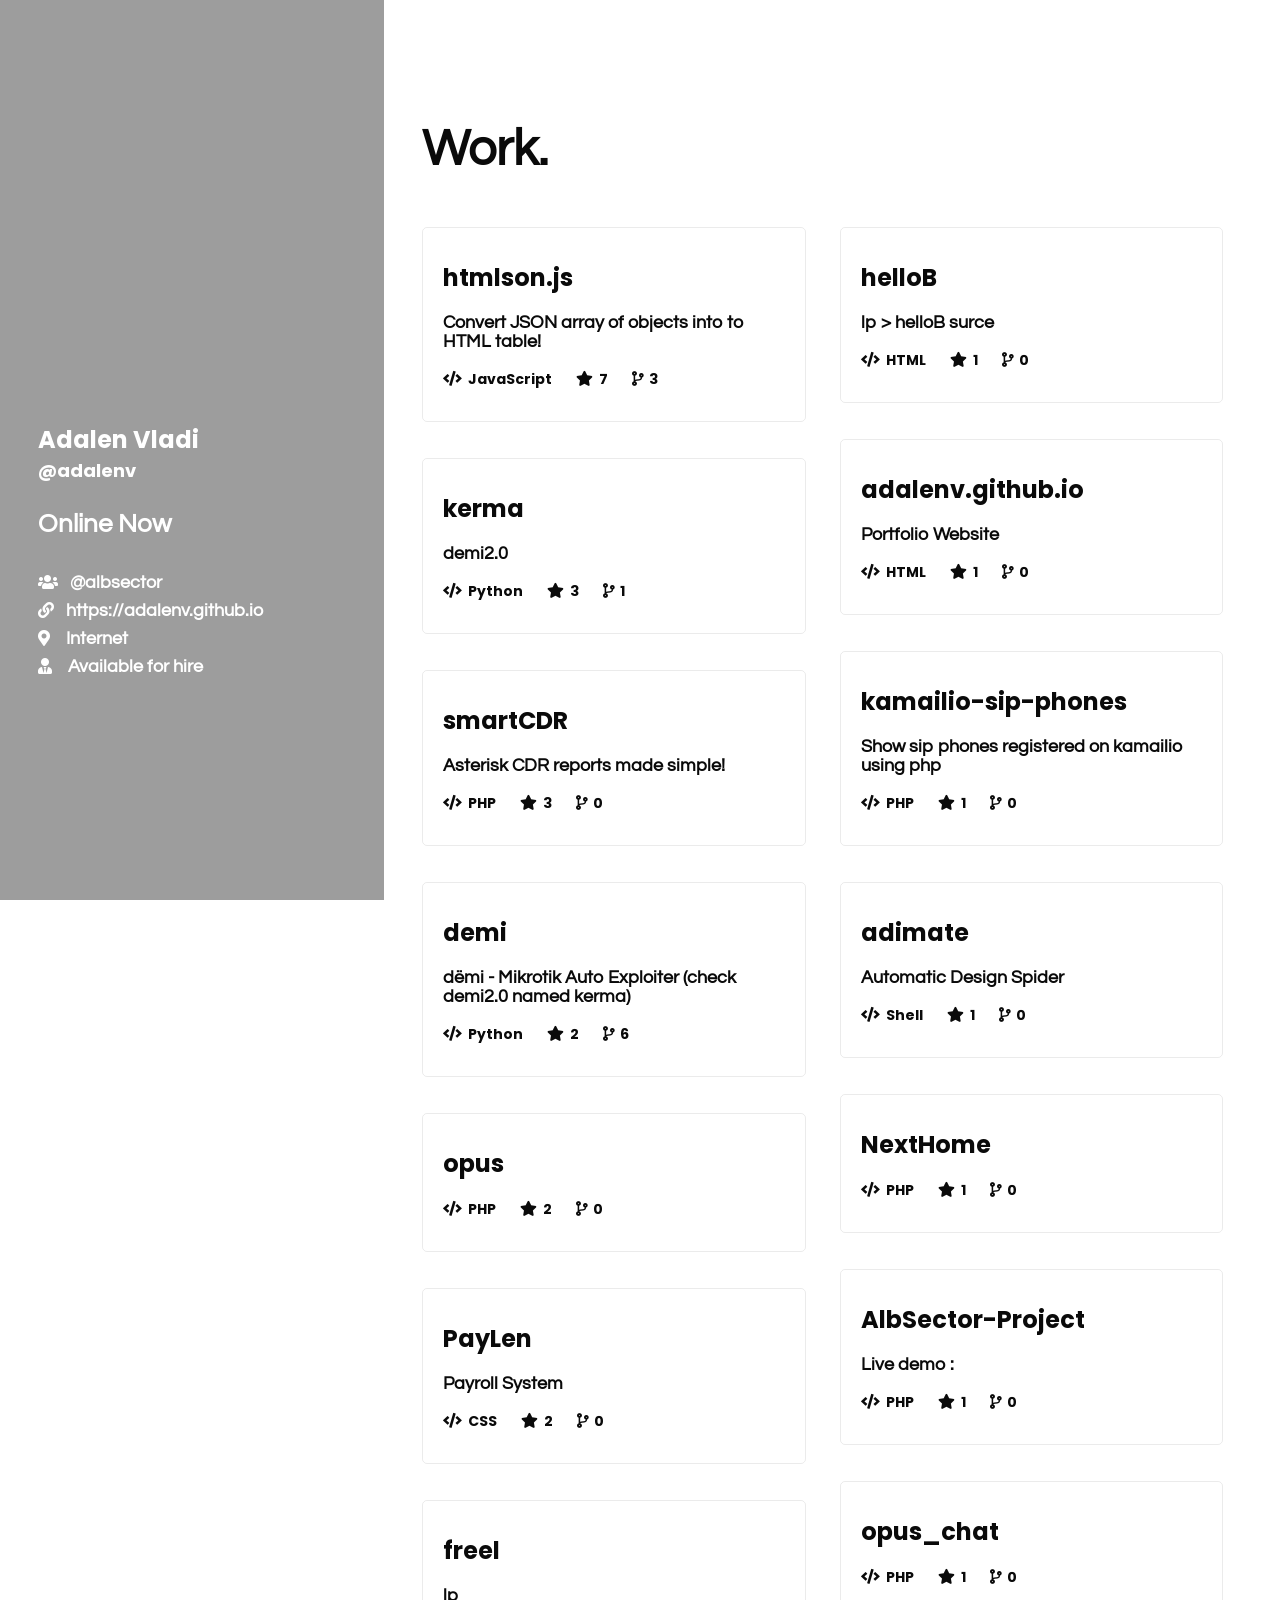
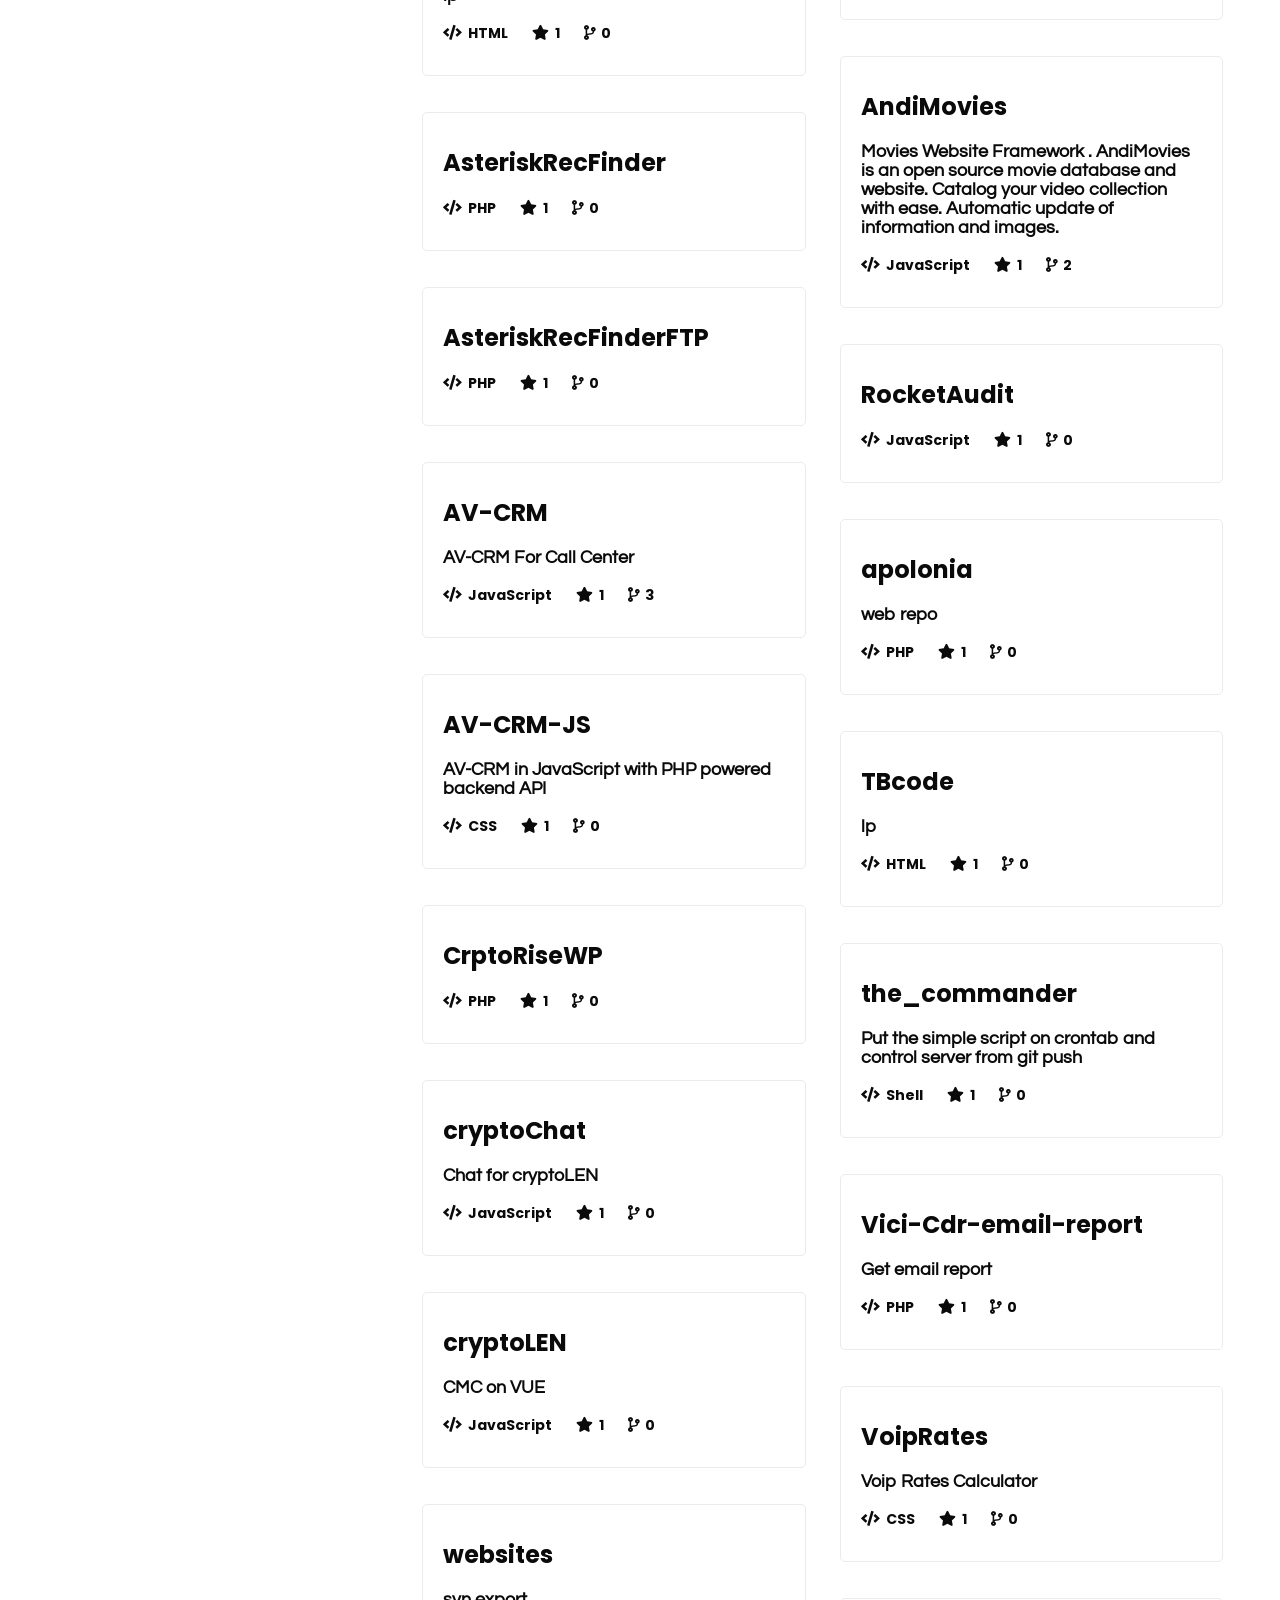
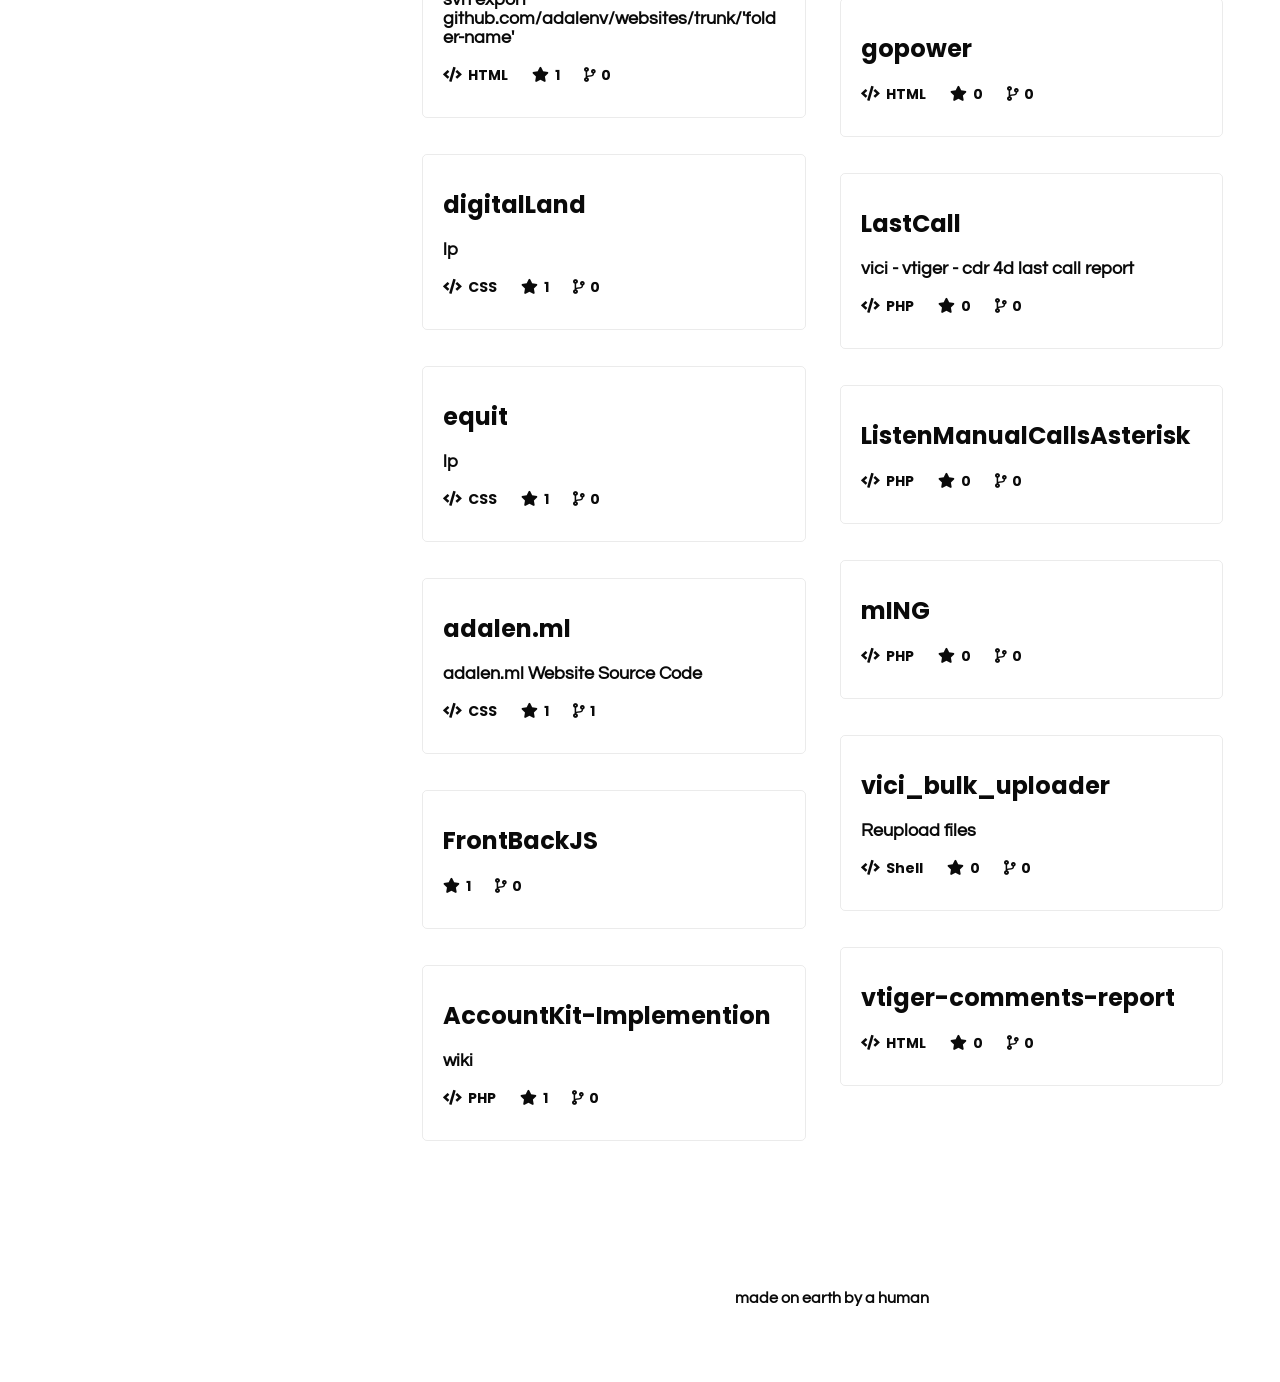
<file: index.html>
<!DOCTYPE html><html lang="en"><head>
    <meta charset="UTF-8">
    <meta name="viewport" content="width=device-width, initial-scale=1.0">
    <meta http-equiv="X-UA-Compatible" content="ie=edge">
    <title>adalenv</title>
    <link rel="stylesheet" href="https://cdnjs.cloudflare.com/ajax/libs/animate.css/3.7.0/animate.min.css">
    <link rel="stylesheet" href="https://use.fontawesome.com/releases/v5.7.1/css/all.css" integrity="sha384-fnmOCqbTlWIlj8LyTjo7mOUStjsKC4pOpQbqyi7RrhN7udi9RwhKkMHpvLbHG9Sr" crossorigin="anonymous">
    <script src="https://code.jquery.com/jquery-3.4.1.min.js" integrity="sha256-CSXorXvZcTkaix6Yvo6HppcZGetbYMGWSFlBw8HfCJo=" crossorigin="anonymous"></script>
    <link rel="stylesheet" href="index.css">
<link rel="icon" href="https://avatars2.githubusercontent.com/u/7238874?v=4" type="image/png"></head>
<body>
    <div id="loading">
        <div id="spinner"></div>
    </div>
    <div id="profile">
        <div id="profile_img" style="background: url(https://avatars2.githubusercontent.com/u/7238874?v=4) center;"></div>
        <div id="username"><span style="display:block;">Adalen Vladi</span>@adalenv</div>
        <div id="userbio" style="display: block;">Online Now</div>
        <div id="about">
                <span style="display:block;"><i class="fas fa-users"></i> &nbsp; @albsector </span>
                <span style="display:none;"><i class="fas fa-envelope"></i> &nbsp; null</span>
                <span style="display:block;"><i class="fas fa-link"></i> &nbsp; https://adalenv.github.io</span>
                <span style="display:block;"><i class="fas fa-map-marker-alt"></i> &nbsp;&nbsp; Internet</span>
                <span style="display:block;"><i class="fas fa-user-tie"></i> &nbsp;&nbsp; Available for hire</span></div>
    </div>
    <div id="display">
        <div id="work">
            <h1>Work.</h1>
            <div class="projects" id="work_section">
                        <a href="https://github.com/adalenv/htmlson.js" target="_blank">
                        <section>
                            <div class="section_title">htmlson.js</div>
                            <div class="about_section">
                            <span style="display:block;">Convert JSON array of objects into to HTML table!</span>
                            </div>
                            <div class="bottom_section">
                                <span style="display:inline-block;"><i class="fas fa-code"></i>&nbsp; JavaScript</span>
                                <span><i class="fas fa-star"></i>&nbsp; 7</span>
                                <span><i class="fas fa-code-branch"></i>&nbsp; 3</span>
                            </div>
                        </section>
                        </a>
                        <a href="https://github.com/adalenv/kerma" target="_blank">
                        <section>
                            <div class="section_title">kerma</div>
                            <div class="about_section">
                            <span style="display:block;">demi2.0</span>
                            </div>
                            <div class="bottom_section">
                                <span style="display:inline-block;"><i class="fas fa-code"></i>&nbsp; Python</span>
                                <span><i class="fas fa-star"></i>&nbsp; 3</span>
                                <span><i class="fas fa-code-branch"></i>&nbsp; 1</span>
                            </div>
                        </section>
                        </a>
                        <a href="https://github.com/adalenv/smartCDR" target="_blank">
                        <section>
                            <div class="section_title">smartCDR</div>
                            <div class="about_section">
                            <span style="display:block;">Asterisk CDR reports made simple!</span>
                            </div>
                            <div class="bottom_section">
                                <span style="display:inline-block;"><i class="fas fa-code"></i>&nbsp; PHP</span>
                                <span><i class="fas fa-star"></i>&nbsp; 3</span>
                                <span><i class="fas fa-code-branch"></i>&nbsp; 0</span>
                            </div>
                        </section>
                        </a>
                        <a href="https://github.com/adalenv/demi" target="_blank">
                        <section>
                            <div class="section_title">demi</div>
                            <div class="about_section">
                            <span style="display:block;">dëmi - Mikrotik Auto Exploiter (check demi2.0 named kerma)</span>
                            </div>
                            <div class="bottom_section">
                                <span style="display:inline-block;"><i class="fas fa-code"></i>&nbsp; Python</span>
                                <span><i class="fas fa-star"></i>&nbsp; 2</span>
                                <span><i class="fas fa-code-branch"></i>&nbsp; 6</span>
                            </div>
                        </section>
                        </a>
                        <a href="https://github.com/adalenv/opus" target="_blank">
                        <section>
                            <div class="section_title">opus</div>
                            <div class="about_section">
                            <span style="display:none;">undefined</span>
                            </div>
                            <div class="bottom_section">
                                <span style="display:inline-block;"><i class="fas fa-code"></i>&nbsp; PHP</span>
                                <span><i class="fas fa-star"></i>&nbsp; 2</span>
                                <span><i class="fas fa-code-branch"></i>&nbsp; 0</span>
                            </div>
                        </section>
                        </a>
                        <a href="https://github.com/adalenv/PayLen" target="_blank">
                        <section>
                            <div class="section_title">PayLen</div>
                            <div class="about_section">
                            <span style="display:block;">Payroll System</span>
                            </div>
                            <div class="bottom_section">
                                <span style="display:inline-block;"><i class="fas fa-code"></i>&nbsp; CSS</span>
                                <span><i class="fas fa-star"></i>&nbsp; 2</span>
                                <span><i class="fas fa-code-branch"></i>&nbsp; 0</span>
                            </div>
                        </section>
                        </a>
                        <a href="https://github.com/adalenv/freel" target="_blank">
                        <section>
                            <div class="section_title">freel</div>
                            <div class="about_section">
                            <span style="display:block;">lp</span>
                            </div>
                            <div class="bottom_section">
                                <span style="display:inline-block;"><i class="fas fa-code"></i>&nbsp; HTML</span>
                                <span><i class="fas fa-star"></i>&nbsp; 1</span>
                                <span><i class="fas fa-code-branch"></i>&nbsp; 0</span>
                            </div>
                        </section>
                        </a>
                        <a href="https://github.com/adalenv/AsteriskRecFinder" target="_blank">
                        <section>
                            <div class="section_title">AsteriskRecFinder</div>
                            <div class="about_section">
                            <span style="display:none;">undefined</span>
                            </div>
                            <div class="bottom_section">
                                <span style="display:inline-block;"><i class="fas fa-code"></i>&nbsp; PHP</span>
                                <span><i class="fas fa-star"></i>&nbsp; 1</span>
                                <span><i class="fas fa-code-branch"></i>&nbsp; 0</span>
                            </div>
                        </section>
                        </a>
                        <a href="https://github.com/adalenv/AsteriskRecFinderFTP" target="_blank">
                        <section>
                            <div class="section_title">AsteriskRecFinderFTP</div>
                            <div class="about_section">
                            <span style="display:none;">undefined</span>
                            </div>
                            <div class="bottom_section">
                                <span style="display:inline-block;"><i class="fas fa-code"></i>&nbsp; PHP</span>
                                <span><i class="fas fa-star"></i>&nbsp; 1</span>
                                <span><i class="fas fa-code-branch"></i>&nbsp; 0</span>
                            </div>
                        </section>
                        </a>
                        <a href="https://github.com/adalenv/AV-CRM" target="_blank">
                        <section>
                            <div class="section_title">AV-CRM</div>
                            <div class="about_section">
                            <span style="display:block;">AV-CRM For Call Center </span>
                            </div>
                            <div class="bottom_section">
                                <span style="display:inline-block;"><i class="fas fa-code"></i>&nbsp; JavaScript</span>
                                <span><i class="fas fa-star"></i>&nbsp; 1</span>
                                <span><i class="fas fa-code-branch"></i>&nbsp; 3</span>
                            </div>
                        </section>
                        </a>
                        <a href="https://github.com/adalenv/AV-CRM-JS" target="_blank">
                        <section>
                            <div class="section_title">AV-CRM-JS</div>
                            <div class="about_section">
                            <span style="display:block;">AV-CRM in JavaScript with PHP powered backend API</span>
                            </div>
                            <div class="bottom_section">
                                <span style="display:inline-block;"><i class="fas fa-code"></i>&nbsp; CSS</span>
                                <span><i class="fas fa-star"></i>&nbsp; 1</span>
                                <span><i class="fas fa-code-branch"></i>&nbsp; 0</span>
                            </div>
                        </section>
                        </a>
                        <a href="https://github.com/adalenv/CrptoRiseWP" target="_blank">
                        <section>
                            <div class="section_title">CrptoRiseWP</div>
                            <div class="about_section">
                            <span style="display:none;">undefined</span>
                            </div>
                            <div class="bottom_section">
                                <span style="display:inline-block;"><i class="fas fa-code"></i>&nbsp; PHP</span>
                                <span><i class="fas fa-star"></i>&nbsp; 1</span>
                                <span><i class="fas fa-code-branch"></i>&nbsp; 0</span>
                            </div>
                        </section>
                        </a>
                        <a href="https://github.com/adalenv/cryptoChat" target="_blank">
                        <section>
                            <div class="section_title">cryptoChat</div>
                            <div class="about_section">
                            <span style="display:block;">Chat for cryptoLEN</span>
                            </div>
                            <div class="bottom_section">
                                <span style="display:inline-block;"><i class="fas fa-code"></i>&nbsp; JavaScript</span>
                                <span><i class="fas fa-star"></i>&nbsp; 1</span>
                                <span><i class="fas fa-code-branch"></i>&nbsp; 0</span>
                            </div>
                        </section>
                        </a>
                        <a href="https://github.com/adalenv/cryptoLEN" target="_blank">
                        <section>
                            <div class="section_title">cryptoLEN</div>
                            <div class="about_section">
                            <span style="display:block;">CMC on VUE </span>
                            </div>
                            <div class="bottom_section">
                                <span style="display:inline-block;"><i class="fas fa-code"></i>&nbsp; JavaScript</span>
                                <span><i class="fas fa-star"></i>&nbsp; 1</span>
                                <span><i class="fas fa-code-branch"></i>&nbsp; 0</span>
                            </div>
                        </section>
                        </a>
                        <a href="https://github.com/adalenv/websites" target="_blank">
                        <section>
                            <div class="section_title">websites</div>
                            <div class="about_section">
                            <span style="display:block;"> svn export github.com/adalenv/websites/trunk/'folder-name'</span>
                            </div>
                            <div class="bottom_section">
                                <span style="display:inline-block;"><i class="fas fa-code"></i>&nbsp; HTML</span>
                                <span><i class="fas fa-star"></i>&nbsp; 1</span>
                                <span><i class="fas fa-code-branch"></i>&nbsp; 0</span>
                            </div>
                        </section>
                        </a>
                        <a href="https://github.com/adalenv/digitalLand" target="_blank">
                        <section>
                            <div class="section_title">digitalLand</div>
                            <div class="about_section">
                            <span style="display:block;">lp</span>
                            </div>
                            <div class="bottom_section">
                                <span style="display:inline-block;"><i class="fas fa-code"></i>&nbsp; CSS</span>
                                <span><i class="fas fa-star"></i>&nbsp; 1</span>
                                <span><i class="fas fa-code-branch"></i>&nbsp; 0</span>
                            </div>
                        </section>
                        </a>
                        <a href="https://github.com/adalenv/equit" target="_blank">
                        <section>
                            <div class="section_title">equit</div>
                            <div class="about_section">
                            <span style="display:block;">lp</span>
                            </div>
                            <div class="bottom_section">
                                <span style="display:inline-block;"><i class="fas fa-code"></i>&nbsp; CSS</span>
                                <span><i class="fas fa-star"></i>&nbsp; 1</span>
                                <span><i class="fas fa-code-branch"></i>&nbsp; 0</span>
                            </div>
                        </section>
                        </a>
                        <a href="https://github.com/adalenv/adalen.ml" target="_blank">
                        <section>
                            <div class="section_title">adalen.ml</div>
                            <div class="about_section">
                            <span style="display:block;">adalen.ml Website Source Code</span>
                            </div>
                            <div class="bottom_section">
                                <span style="display:inline-block;"><i class="fas fa-code"></i>&nbsp; CSS</span>
                                <span><i class="fas fa-star"></i>&nbsp; 1</span>
                                <span><i class="fas fa-code-branch"></i>&nbsp; 1</span>
                            </div>
                        </section>
                        </a>
                        <a href="https://github.com/adalenv/FrontBackJS" target="_blank">
                        <section>
                            <div class="section_title">FrontBackJS</div>
                            <div class="about_section">
                            <span style="display:none;">undefined</span>
                            </div>
                            <div class="bottom_section">
                                <span style="display:none;"><i class="fas fa-code"></i>&nbsp; null</span>
                                <span><i class="fas fa-star"></i>&nbsp; 1</span>
                                <span><i class="fas fa-code-branch"></i>&nbsp; 0</span>
                            </div>
                        </section>
                        </a>
                        <a href="https://github.com/adalenv/AccountKit-Implemention" target="_blank">
                        <section>
                            <div class="section_title">AccountKit-Implemention</div>
                            <div class="about_section">
                            <span style="display:block;">wiki</span>
                            </div>
                            <div class="bottom_section">
                                <span style="display:inline-block;"><i class="fas fa-code"></i>&nbsp; PHP</span>
                                <span><i class="fas fa-star"></i>&nbsp; 1</span>
                                <span><i class="fas fa-code-branch"></i>&nbsp; 0</span>
                            </div>
                        </section>
                        </a>
                        <a href="https://github.com/adalenv/helloB" target="_blank">
                        <section>
                            <div class="section_title">helloB</div>
                            <div class="about_section">
                            <span style="display:block;">lp &gt; helloB surce</span>
                            </div>
                            <div class="bottom_section">
                                <span style="display:inline-block;"><i class="fas fa-code"></i>&nbsp; HTML</span>
                                <span><i class="fas fa-star"></i>&nbsp; 1</span>
                                <span><i class="fas fa-code-branch"></i>&nbsp; 0</span>
                            </div>
                        </section>
                        </a>
                        <a href="https://github.com/adalenv/adalenv.github.io" target="_blank">
                        <section>
                            <div class="section_title">adalenv.github.io</div>
                            <div class="about_section">
                            <span style="display:block;">Portfolio Website</span>
                            </div>
                            <div class="bottom_section">
                                <span style="display:inline-block;"><i class="fas fa-code"></i>&nbsp; HTML</span>
                                <span><i class="fas fa-star"></i>&nbsp; 1</span>
                                <span><i class="fas fa-code-branch"></i>&nbsp; 0</span>
                            </div>
                        </section>
                        </a>
                        <a href="https://github.com/adalenv/kamailio-sip-phones" target="_blank">
                        <section>
                            <div class="section_title">kamailio-sip-phones</div>
                            <div class="about_section">
                            <span style="display:block;">Show sip phones registered on kamailio using php</span>
                            </div>
                            <div class="bottom_section">
                                <span style="display:inline-block;"><i class="fas fa-code"></i>&nbsp; PHP</span>
                                <span><i class="fas fa-star"></i>&nbsp; 1</span>
                                <span><i class="fas fa-code-branch"></i>&nbsp; 0</span>
                            </div>
                        </section>
                        </a>
                        <a href="https://github.com/adalenv/adimate" target="_blank">
                        <section>
                            <div class="section_title">adimate</div>
                            <div class="about_section">
                            <span style="display:block;"> Automatic Design Spider</span>
                            </div>
                            <div class="bottom_section">
                                <span style="display:inline-block;"><i class="fas fa-code"></i>&nbsp; Shell</span>
                                <span><i class="fas fa-star"></i>&nbsp; 1</span>
                                <span><i class="fas fa-code-branch"></i>&nbsp; 0</span>
                            </div>
                        </section>
                        </a>
                        <a href="https://github.com/adalenv/NextHome" target="_blank">
                        <section>
                            <div class="section_title">NextHome</div>
                            <div class="about_section">
                            <span style="display:none;">undefined</span>
                            </div>
                            <div class="bottom_section">
                                <span style="display:inline-block;"><i class="fas fa-code"></i>&nbsp; PHP</span>
                                <span><i class="fas fa-star"></i>&nbsp; 1</span>
                                <span><i class="fas fa-code-branch"></i>&nbsp; 0</span>
                            </div>
                        </section>
                        </a>
                        <a href="https://github.com/adalenv/AlbSector-Project" target="_blank">
                        <section>
                            <div class="section_title">AlbSector-Project</div>
                            <div class="about_section">
                            <span style="display:block;">Live demo :</span>
                            </div>
                            <div class="bottom_section">
                                <span style="display:inline-block;"><i class="fas fa-code"></i>&nbsp; PHP</span>
                                <span><i class="fas fa-star"></i>&nbsp; 1</span>
                                <span><i class="fas fa-code-branch"></i>&nbsp; 0</span>
                            </div>
                        </section>
                        </a>
                        <a href="https://github.com/adalenv/opus_chat" target="_blank">
                        <section>
                            <div class="section_title">opus_chat</div>
                            <div class="about_section">
                            <span style="display:none;">undefined</span>
                            </div>
                            <div class="bottom_section">
                                <span style="display:inline-block;"><i class="fas fa-code"></i>&nbsp; PHP</span>
                                <span><i class="fas fa-star"></i>&nbsp; 1</span>
                                <span><i class="fas fa-code-branch"></i>&nbsp; 0</span>
                            </div>
                        </section>
                        </a>
                        <a href="https://github.com/adalenv/AndiMovies" target="_blank">
                        <section>
                            <div class="section_title">AndiMovies</div>
                            <div class="about_section">
                            <span style="display:block;">Movies Website Framework . AndiMovies is an open source movie database and website. Catalog your video collection with ease. Automatic update of information and images.</span>
                            </div>
                            <div class="bottom_section">
                                <span style="display:inline-block;"><i class="fas fa-code"></i>&nbsp; JavaScript</span>
                                <span><i class="fas fa-star"></i>&nbsp; 1</span>
                                <span><i class="fas fa-code-branch"></i>&nbsp; 2</span>
                            </div>
                        </section>
                        </a>
                        <a href="https://github.com/adalenv/RocketAudit" target="_blank">
                        <section>
                            <div class="section_title">RocketAudit</div>
                            <div class="about_section">
                            <span style="display:none;">undefined</span>
                            </div>
                            <div class="bottom_section">
                                <span style="display:inline-block;"><i class="fas fa-code"></i>&nbsp; JavaScript</span>
                                <span><i class="fas fa-star"></i>&nbsp; 1</span>
                                <span><i class="fas fa-code-branch"></i>&nbsp; 0</span>
                            </div>
                        </section>
                        </a>
                        <a href="https://github.com/adalenv/apolonia" target="_blank">
                        <section>
                            <div class="section_title">apolonia</div>
                            <div class="about_section">
                            <span style="display:block;">web repo</span>
                            </div>
                            <div class="bottom_section">
                                <span style="display:inline-block;"><i class="fas fa-code"></i>&nbsp; PHP</span>
                                <span><i class="fas fa-star"></i>&nbsp; 1</span>
                                <span><i class="fas fa-code-branch"></i>&nbsp; 0</span>
                            </div>
                        </section>
                        </a>
                        <a href="https://github.com/adalenv/TBcode" target="_blank">
                        <section>
                            <div class="section_title">TBcode</div>
                            <div class="about_section">
                            <span style="display:block;">lp</span>
                            </div>
                            <div class="bottom_section">
                                <span style="display:inline-block;"><i class="fas fa-code"></i>&nbsp; HTML</span>
                                <span><i class="fas fa-star"></i>&nbsp; 1</span>
                                <span><i class="fas fa-code-branch"></i>&nbsp; 0</span>
                            </div>
                        </section>
                        </a>
                        <a href="https://github.com/adalenv/the_commander" target="_blank">
                        <section>
                            <div class="section_title">the_commander</div>
                            <div class="about_section">
                            <span style="display:block;">Put the simple script on crontab and control server from git push</span>
                            </div>
                            <div class="bottom_section">
                                <span style="display:inline-block;"><i class="fas fa-code"></i>&nbsp; Shell</span>
                                <span><i class="fas fa-star"></i>&nbsp; 1</span>
                                <span><i class="fas fa-code-branch"></i>&nbsp; 0</span>
                            </div>
                        </section>
                        </a>
                        <a href="https://github.com/adalenv/Vici-Cdr-email-report" target="_blank">
                        <section>
                            <div class="section_title">Vici-Cdr-email-report</div>
                            <div class="about_section">
                            <span style="display:block;">Get email report </span>
                            </div>
                            <div class="bottom_section">
                                <span style="display:inline-block;"><i class="fas fa-code"></i>&nbsp; PHP</span>
                                <span><i class="fas fa-star"></i>&nbsp; 1</span>
                                <span><i class="fas fa-code-branch"></i>&nbsp; 0</span>
                            </div>
                        </section>
                        </a>
                        <a href="https://github.com/adalenv/VoipRates" target="_blank">
                        <section>
                            <div class="section_title">VoipRates</div>
                            <div class="about_section">
                            <span style="display:block;">Voip Rates Calculator</span>
                            </div>
                            <div class="bottom_section">
                                <span style="display:inline-block;"><i class="fas fa-code"></i>&nbsp; CSS</span>
                                <span><i class="fas fa-star"></i>&nbsp; 1</span>
                                <span><i class="fas fa-code-branch"></i>&nbsp; 0</span>
                            </div>
                        </section>
                        </a>
                        <a href="https://github.com/adalenv/gopower" target="_blank">
                        <section>
                            <div class="section_title">gopower</div>
                            <div class="about_section">
                            <span style="display:none;">undefined</span>
                            </div>
                            <div class="bottom_section">
                                <span style="display:inline-block;"><i class="fas fa-code"></i>&nbsp; HTML</span>
                                <span><i class="fas fa-star"></i>&nbsp; 0</span>
                                <span><i class="fas fa-code-branch"></i>&nbsp; 0</span>
                            </div>
                        </section>
                        </a>
                        <a href="https://github.com/adalenv/LastCall" target="_blank">
                        <section>
                            <div class="section_title">LastCall</div>
                            <div class="about_section">
                            <span style="display:block;">vici - vtiger - cdr  4d last call report</span>
                            </div>
                            <div class="bottom_section">
                                <span style="display:inline-block;"><i class="fas fa-code"></i>&nbsp; PHP</span>
                                <span><i class="fas fa-star"></i>&nbsp; 0</span>
                                <span><i class="fas fa-code-branch"></i>&nbsp; 0</span>
                            </div>
                        </section>
                        </a>
                        <a href="https://github.com/adalenv/ListenManualCallsAsterisk" target="_blank">
                        <section>
                            <div class="section_title">ListenManualCallsAsterisk</div>
                            <div class="about_section">
                            <span style="display:none;">undefined</span>
                            </div>
                            <div class="bottom_section">
                                <span style="display:inline-block;"><i class="fas fa-code"></i>&nbsp; PHP</span>
                                <span><i class="fas fa-star"></i>&nbsp; 0</span>
                                <span><i class="fas fa-code-branch"></i>&nbsp; 0</span>
                            </div>
                        </section>
                        </a>
                        <a href="https://github.com/adalenv/mING" target="_blank">
                        <section>
                            <div class="section_title">mING</div>
                            <div class="about_section">
                            <span style="display:none;">undefined</span>
                            </div>
                            <div class="bottom_section">
                                <span style="display:inline-block;"><i class="fas fa-code"></i>&nbsp; PHP</span>
                                <span><i class="fas fa-star"></i>&nbsp; 0</span>
                                <span><i class="fas fa-code-branch"></i>&nbsp; 0</span>
                            </div>
                        </section>
                        </a>
                        <a href="https://github.com/adalenv/vici_bulk_uploader" target="_blank">
                        <section>
                            <div class="section_title">vici_bulk_uploader</div>
                            <div class="about_section">
                            <span style="display:block;">Reupload files</span>
                            </div>
                            <div class="bottom_section">
                                <span style="display:inline-block;"><i class="fas fa-code"></i>&nbsp; Shell</span>
                                <span><i class="fas fa-star"></i>&nbsp; 0</span>
                                <span><i class="fas fa-code-branch"></i>&nbsp; 0</span>
                            </div>
                        </section>
                        </a>
                        <a href="https://github.com/adalenv/vtiger-comments-report" target="_blank">
                        <section>
                            <div class="section_title">vtiger-comments-report</div>
                            <div class="about_section">
                            <span style="display:none;">undefined</span>
                            </div>
                            <div class="bottom_section">
                                <span style="display:inline-block;"><i class="fas fa-code"></i>&nbsp; HTML</span>
                                <span><i class="fas fa-star"></i>&nbsp; 0</span>
                                <span><i class="fas fa-code-branch"></i>&nbsp; 0</span>
                            </div>
                        </section>
                        </a></div>
        </div>
        <div id="forks" style="display:none;">
            <h1>Forks.</h1>
            <div class="projects" id="forks_section"></div>
        </div>
        <div id="blog_section">
            <h1>Blog.</h1>
            <div id="blogs"></div>
        </div>
        <div id="footer">
            <a href="https://github.com/adalenv" target="_blank">made on earth by a human</a>
        </div>
    </div>
    <script type="text/javascript">
    setTimeout(function(){
        document.getElementById("loading").classList.add("animated");
        document.getElementById("loading").classList.add("fadeOut");
        setTimeout(function(){
        document.getElementById("loading").classList.remove("animated");
        document.getElementById("loading").classList.remove("fadeOut");
        document.getElementById("loading").style.display = "none";
        },800);
    },1500);
    $.getJSON("blog.json", function(blog){
        if(blog.length == 0){
            return document.getElementById("blog_section").style.display = "none";
        }
        for(var i = 0; i < blog.length; i++){
            $("#blogs").append(`
            <a href="./blog/${blog[i].url_title}/" target="_blank">
                <section>
                    <img src="${blog[i].top_image}">
                    <div class="blog_container">
                        <div class="section_title">${blog[i].title}</div>
                        <div class="about_section">
                            ${blog[i].sub_title}
                        </div>
                    </div>
                </section>
            </a>
            `);
        }
    });
    </script>

</body></html>
</file>
<file: index.css>
@import url('https://fonts.googleapis.com/css?family=Poppins');
@import url('https://fonts.googleapis.com/css?family=Questrial');

body{
    margin:0%;
    padding:0%;
    width:100vw;
    background:var(--bg-color);
    color:var(--text-color);
    max-width:100vw;
    overflow-x:hidden;
    align-items:center;
    font-family: 'Poppins', sans-serif;
}

#loading {
    width: 100vw;
    height: 100vh;
    position: fixed;
    background: var(--bg-color);
    z-index: 999;
    display: flex;
    justify-content: center;
    flex-direction: column;
    align-items: center;
    top:0;
    bottom:0;
    left:0;
    right:0;
}

#spinner {
    animation: rotate 0.5s infinite linear;
    width:50px;
    height:50px;
    border:2px solid var(--bg-color);
    border-bottom:2px solid var(--text-color);
    border-radius:50%;
    margin:0;
}

@keyframes rotate {
    0% {transform: rotate(0deg);}
    100% {transform: rotate(360deg);}
}

#profile {
    width:24vw;
    padding:4vh 3vw;
    height:92vh;
    display:flex;
    flex-direction:column;
    justify-content:center;
    text-align:left;
    background:var(--background-image) center center;
    background-size: cover !important;
    background-repeat:no-repeat;
    position:fixed;
    color:#fff !important;
}

#display {
    width:64vw;
    padding:4vh 3vw;
    height:92vh;
    display:inline-block;
    padding-left:33vw;
}

#display h1 {
    font-size:50px;
    color:var(--text-color);
    font-weight:bold;
    font-family: 'Questrial', sans-serif;
}

.emoji {
    width:18px;
    height:18px;
}

#profile_img_blog {
    border-radius:50%;
    width:90px;
    height:90px;
    background-size:cover !important;
    background-repeat: no-repeat;
}

#username_blog {
    font-size:18px;
    color:var(--text-color);
    font-family: 'Poppins', sans-serif;
    font-weight:bold;
}

#username_blog span {
    font-size:24px;
    font-family: 'Questrial', sans-serif !important;
}

#username_blog b {
    font-size:12px;
    font-family:'Poppins', sans-serif;
    font-weight:bold;
}

#blog-display {
    width:60vw;
    margin:0px 20vw;
    text-align:left;
    margin-top:3vh;
    z-index:1;
}

#profile_blog {
    width:60vw;
    margin:0px 20vw;
    margin-top:10vh;
    text-align:left;
    z-index:1;
}

#background {
    width:100vw;
    height:55vh;
    background:var(--background-background);
    background-size:cover !important;
    background-repeat:no-repeat;
    position: absolute;
    z-index:-1;
    margin-top:-10vh;
}

#blog-display h1 {
    font-size:50px;
    color:var(--text-color);
    font-weight:bold;
    font-family: 'Questrial', sans-serif;
}

#blog-display h2 {
    color:var(--blog-gray-color);
}

#blog-display {
    padding:1vh 0px;
    font-family: 'Questrial', sans-serif;
}

#blog p {
    font-size:17px;
    line-height:25px;
    word-spacing:1.2px;
    margin:5vh 0px;
}

#blog p span {
    padding:2px 4px;
    background:var(--text-color);
    color:var(--bg-color) !important;
}

#blog img {
    width:100%;
    margin:2vh 0px;
    border-radius:5px;
    border:1px solid rgb(0, 0, 0, 0.08);
}

#header {
    width:63vw;
    text-align:right;
    padding:3vh 0px;
    position:absolute;
}

#header a {
    color:var(--text-color);
    text-decoration:none;
    margin-left:4vw;
    font-weight:bold;
}

#footer_blog {
    width:90vw;
    padding:8vh 5vw;
    text-align:center;
}

#footer_blog a {
    color:var(--text-color) !important;
    text-decoration:none;
    font-family: 'Questrial', sans-serif;
    font-weight:bold;
}

#footer {
    width:100%;
    padding:8vh 0px;
    text-align:center;
}

#footer a {
    color:var(--text-color) !important;
    text-decoration:none;
    font-family: 'Questrial', sans-serif;
    font-weight:bold;
}

#profile_img {
    width:180px;
    height:180px;
    border-radius:5px;
    background-size:cover !important;
}

#profile div {
    font-weight:bold;
    margin:1.5vh 0px;
}

#username {
    font-size:18px;
    font-weight:bold;
}

#username span {
    font-size:24px;
}

#userbio {
    font-size:26px;
    font-family: 'Questrial', sans-serif;
    width:100%;
}

#about {
    font-size:18px;
    font-family: 'Questrial', sans-serif;
}

#about span {
    margin:1vh 0px;
    display:block;
}

#about span i {
    font-size:16px;
}

#work {
    margin:2vh 0px;
    padding:4vh 0px !important;
}

#forks {
    margin:2vh 0px;
    padding:4vh 0px !important;
}

.projects {
    columns:2;
}

.projects section {
    width:85%;
    padding:2.5vh 5%;
    display:inline-block;
    border-radius:5px;
    color:var(--text-color);
    border:1px solid rgb(0, 0, 0, 0.08);
    box-shadow:0px 0px 0px rgb(0, 0, 0, 0);
    transition:0.4s ease-in-out;
    margin:2vh 0px;
    transform:scale(1);
}

.projects section:hover {
    cursor: pointer;
    border:1px solid rgb(0, 0, 0, 0);
    box-shadow:0px 15px 35px rgb(0, 0, 0, 0.06);
    transform:scale(1.03);
}

.section_title {
    font-size:24px;
    font-weight:bold;
    margin:1vh 0px;
    word-wrap: break-word;
}

.about_section {
    font-size:18px;
    font-family: 'Questrial', sans-serif;
    margin:2vh 0px;
    font-weight:bold;
    word-wrap: break-word;
}

.bottom_section {
    margin:1vh 0px;
    font-size:14px;
    word-wrap: break-word;
}

.bottom_section span {
    margin-right:20px;
    font-weight:bold;
}

.bottom_section span i {
    font-size:15px;
}

#blog_section {
    margin:2vh 0px;
    padding:2vh 0px !important;
}

#blogs {
    columns:2;
}

#blogs section {
    width:85%;
    display:inline-block;
    border-radius:5px;
    color:var(--text-color);
    border:1px solid rgb(0, 0, 0, 0.04);
    box-shadow:0px 0px 0px rgb(0, 0, 0, 0);
    transition:0.4s ease-in-out;
    transform:scale(1);
    padding:0px;
    margin:2vh 0px;
}

#blogs section img {
    width:100%;
    border-radius:5px 5px 0px 0px;
}

.blog_container {
    padding:2.5vh 5%;
}

#blogs section:hover {
    cursor: pointer;
    border:1px solid rgb(0, 0, 0, 0);
    box-shadow:0px 15px 35px rgb(0, 0, 0, 0.06);
    transform:scale(1.03);
}

.go_back {
    position: absolute;
    color:var(--text-color);
    font-size:26px;
    margin-left:5vw;
    margin-top:4vh;
}

::selection {
    color:var(--bg-color); 
    background:var(--text-color);
}

@media (max-width: 800px){
    #profile {
        width:90vw;
        padding:4vh 5vw;
        height:60vh;
        text-align:center;
        position: relative;
    }
    #display {
        width:90vw;
        padding:4vh 5vw;
        height:auto;
        display:inline-block;
        padding-left:5vw;
    }
    #profile_img {
        width:120px;
        height:120px;
        margin:0px auto !important;
    }
    #work {
        margin:0px;
    }
    .projects {
        columns:1;
    }
    .projects section {
        width:88%;
    }
    #blogs {
        columns:1;
    }
    #blogs section {
        width:98%;
    }
    #blog_section {
        margin:0px;
    }
    #blog-display {
        width:90vw;
        margin:0px 5vw;
        text-align:left;
        margin-top:0vh;
        z-index:1;
    }
    #profile_blog {
        width:90vw;
        margin:0px 5vw;
        margin-top:10vh;
        text-align:left;
        z-index:1;
    }
    .go_back {
        position: relative;
        color:var(--text-color);
        font-size:26px;
        margin-left:5vw;
        top:5vh;
    }
    #blog img {
        margin:1vh 0px !important;
    }
    #blog p {
        margin:2vh 0px;
    }
}

::-webkit-scrollbar {width:5px;height:5px;}
::-webkit-scrollbar-track {background:var(--bg-color);}
::-webkit-scrollbar-thumb {background:var(--text-color);}:root {
  --bg-color: #fff;
  --text-color: rgb(10, 10, 10);
  --blog-gray-color: rgb(80, 80, 80);
  --background-image: linear-gradient(90deg, rgba(10, 10, 10, 0.4), rgb(10, 10, 10, 0.4)), url("https://images.unsplash.com/photo-1553748024-d1b27fb3f960?w&#x3D;1450");
  --background-background: #fff;
}
</file>
